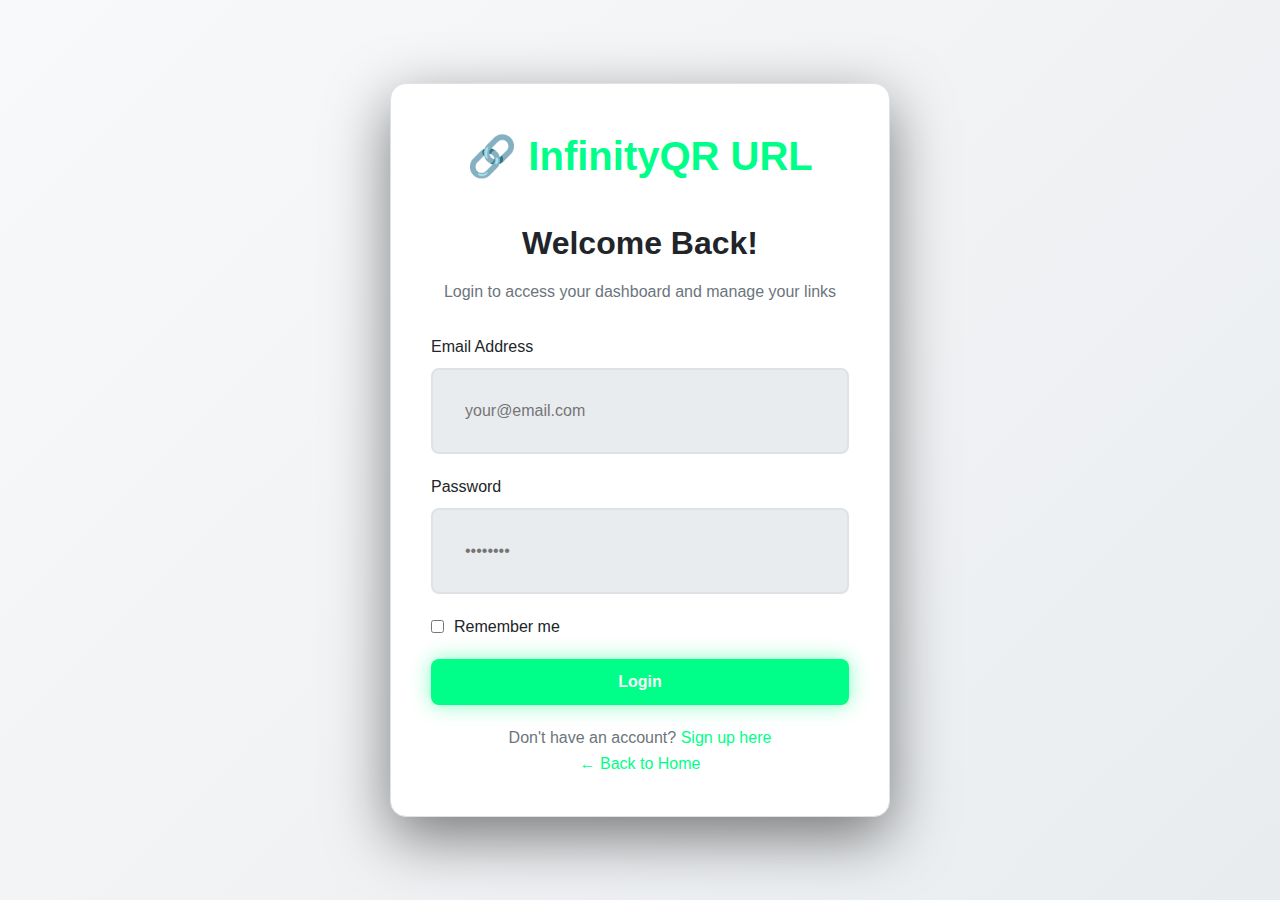
<file: login.html>
<!DOCTYPE html>
<html lang="en">
<head>
    <meta charset="UTF-8">
    <meta name="viewport" content="width=device-width, initial-scale=1.0">
    <title>Login - InfinityQR URL</title>
    <link rel="stylesheet" href="css/main.css">
    <link rel="stylesheet" href="css/responsive.css">
    <style>
        .auth-page {
            min-height: 100vh;
            display: flex;
            align-items: center;
            justify-content: center;
            background: linear-gradient(135deg, var(--primary-bg) 0%, var(--secondary-bg) 100%);
            padding: 20px;
        }

        .auth-container {
            background: var(--card-bg);
            border-radius: 16px;
            padding: 40px;
            max-width: 500px;
            width: 100%;
            box-shadow: 0 20px 60px rgba(0, 0, 0, 0.5);
            border: 1px solid var(--border-color);
        }

        .auth-header {
            text-align: center;
            margin-bottom: 30px;
        }

        .auth-header h1 {
            color: var(--text-primary);
            margin-bottom: 10px;
            font-size: 2rem;
        }

        .auth-header p {
            color: var(--text-secondary);
        }

        .form-group {
            margin-bottom: 20px;
        }

        .form-group label {
            display: block;
            color: var(--text-primary);
            margin-bottom: 8px;
            font-weight: 500;
        }

        .form-group input {
            width: 100%;
            padding: 12px 16px;
            background: var(--secondary-bg);
            border: 1px solid var(--border-color);
            border-radius: 8px;
            color: var(--text-primary);
            font-size: 16px;
            transition: all 0.3s ease;
        }

        .form-group input:focus {
            outline: none;
            border-color: var(--accent-primary);
            box-shadow: 0 0 0 3px rgba(0, 255, 136, 0.1);
        }

        .checkbox-group {
            margin-bottom: 20px;
        }

        .checkbox-group label {
            display: flex;
            align-items: center;
            color: var(--text-primary);
            cursor: pointer;
        }

        .checkbox-group input {
            margin-right: 10px;
        }

        .btn-primary {
            width: 100%;
            padding: 14px 24px;
            background: var(--accent-primary);
            color: var(--primary-bg);
            border: none;
            border-radius: 8px;
            font-size: 16px;
            font-weight: 600;
            cursor: pointer;
            transition: all 0.3s ease;
        }

        .btn-primary:hover {
            transform: translateY(-2px);
            box-shadow: 0 10px 30px rgba(0, 255, 136, 0.3);
        }

        .btn-primary:disabled {
            opacity: 0.6;
            cursor: not-allowed;
            transform: none;
        }

        .auth-footer {
            text-align: center;
            margin-top: 20px;
            color: var(--text-secondary);
        }

        .auth-footer a {
            color: var(--accent-primary);
            text-decoration: none;
        }

        .auth-footer a:hover {
            text-decoration: underline;
        }

        .error-message {
            background: rgba(255, 68, 68, 0.1);
            border: 1px solid rgba(255, 68, 68, 0.3);
            color: #ff4444;
            padding: 12px;
            border-radius: 8px;
            margin-bottom: 20px;
            text-align: center;
        }

        .success-message {
            background: rgba(0, 255, 136, 0.1);
            border: 1px solid rgba(0, 255, 136, 0.3);
            color: var(--accent-primary);
            padding: 12px;
            border-radius: 8px;
            margin-bottom: 20px;
            text-align: center;
        }

        .logo {
            text-align: center;
            margin-bottom: 30px;
            font-size: 2.5rem;
            font-weight: bold;
            color: var(--accent-primary);
        }
    </style>
</head>
<body>
    <div class="auth-page">
        <div class="auth-container">
            <div class="logo">
                🔗 InfinityQR URL
            </div>

            <div class="auth-header">
                <h1>Welcome Back!</h1>
                <p>Login to access your dashboard and manage your links</p>
            </div>

            <div id="messageContainer"></div>

            <form id="loginForm" onsubmit="handleLogin(event)">
                <div class="form-group">
                    <label for="email">Email Address</label>
                    <input type="email" id="email" name="email" required placeholder="your@email.com">
                </div>

                <div class="form-group">
                    <label for="password">Password</label>
                    <input type="password" id="password" name="password" required placeholder="••••••••">
                </div>

                <div class="checkbox-group">
                    <label>
                        <input type="checkbox" id="rememberMe">
                        Remember me
                    </label>
                </div>

                <button type="submit" class="btn-primary" id="loginBtn">
                    <span id="btnText">Login</span>
                    <span id="btnLoader" style="display: none;">Logging in...</span>
                </button>
            </form>

            <div class="auth-footer">
                <p>Don't have an account? <a href="signup.html">Sign up here</a></p>
                <p><a href="index.html">← Back to Home</a></p>
            </div>
        </div>
    </div>

    <script src="js/data-manager.js"></script>
    <script>
        // Ensure data manager is initialized
        let dataManagerReady = false;

        function waitForDataManager() {
            return new Promise((resolve) => {
                const checkManager = () => {
                    if (window.dataManager) {
                        dataManagerReady = true;
                        resolve(window.dataManager);
                    } else {
                        setTimeout(checkManager, 100);
                    }
                };
                checkManager();
            });
        }

        async function handleLogin(event) {
            event.preventDefault();

            const email = document.getElementById('email').value;
            const password = document.getElementById('password').value;
            const rememberMe = document.getElementById('rememberMe').checked;
            const submitBtn = document.getElementById('loginBtn');
            const btnText = document.getElementById('btnText');
            const btnLoader = document.getElementById('btnLoader');
            const messageContainer = document.getElementById('messageContainer');

            // Clear previous messages
            messageContainer.innerHTML = '';

            // Show loading state
            submitBtn.disabled = true;
            btnText.style.display = 'none';
            btnLoader.style.display = 'inline';

            try {
                // Wait for data manager to be ready
                if (!dataManagerReady) {
                    messageContainer.innerHTML = `
                        <div class="success-message">
                            🔧 Initializing authentication system...
                        </div>
                    `;
                    const dataManager = await waitForDataManager();
                }

                // Authenticate user using data manager
                const user = await window.dataManager.authenticateUser(email, password);

                // Store user session
                localStorage.setItem('currentUserId', user.id);
                localStorage.setItem('currentUser', JSON.stringify(user));

                // Store remember preference
                if (rememberMe) {
                    localStorage.setItem('rememberMe', 'true');
                } else {
                    localStorage.removeItem('rememberMe');
                }

                // Show success message
                messageContainer.innerHTML = `
                    <div class="success-message">
                        🎉 Welcome back, ${user.name}!
                    </div>
                `;

                // Redirect to dashboard after 1 second
                setTimeout(() => {
                    window.location.href = 'index.html?showDashboard=true';
                }, 1000);

            } catch (error) {
                console.error('Login error:', error);
                messageContainer.innerHTML = `
                    <div class="error-message">
                        ❌ ${error.message}
                    </div>
                `;
            } finally {
                // Reset button state
                submitBtn.disabled = false;
                btnText.style.display = 'inline';
                btnLoader.style.display = 'none';
            }
        }

        // Check if user is already logged in
        window.addEventListener('DOMContentLoaded', () => {
            if (dataManager.isLoggedIn()) {
                window.location.href = 'index.html?showDashboard=true';
            }

            // Auto-fill email if remembered
            const rememberMe = localStorage.getItem('rememberMe');
            if (rememberMe === 'true') {
                const currentUser = dataManager.getCurrentUser();
                if (currentUser) {
                    document.getElementById('email').value = currentUser.email;
                    document.getElementById('rememberMe').checked = true;
                }
            }
        });
    </script>
</body>
</html>
</file>
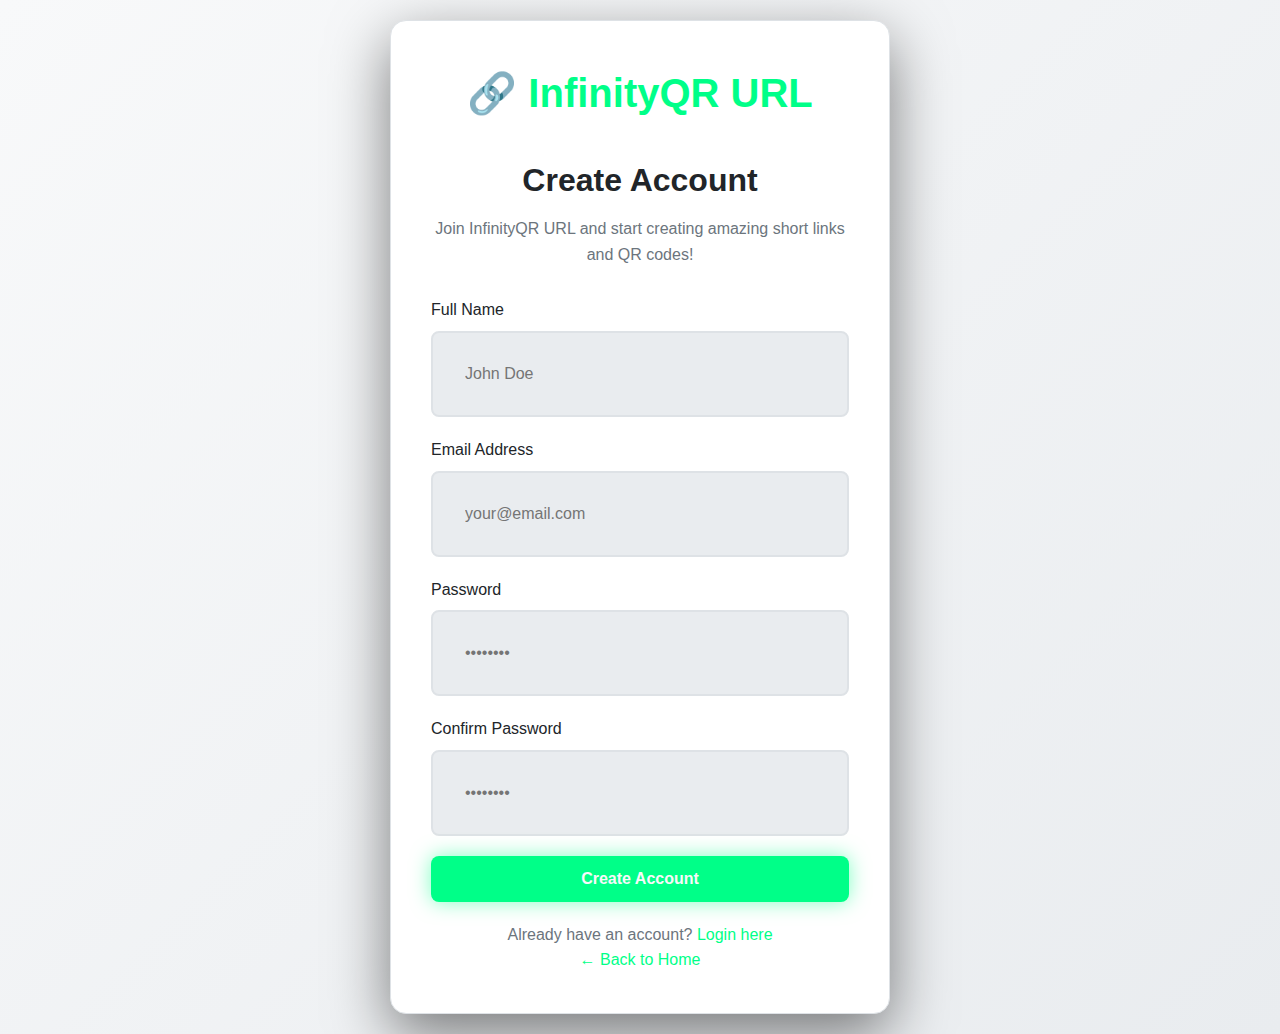
<file: signup.html>
<!DOCTYPE html>
<html lang="en">
<head>
    <meta charset="UTF-8">
    <meta name="viewport" content="width=device-width, initial-scale=1.0">
    <title>Sign Up - InfinityQR URL</title>
    <link rel="stylesheet" href="css/main.css">
    <link rel="stylesheet" href="css/responsive.css">
    <style>
        .auth-page {
            min-height: 100vh;
            display: flex;
            align-items: center;
            justify-content: center;
            background: linear-gradient(135deg, var(--primary-bg) 0%, var(--secondary-bg) 100%);
            padding: 20px;
        }

        .auth-container {
            background: var(--card-bg);
            border-radius: 16px;
            padding: 40px;
            max-width: 500px;
            width: 100%;
            box-shadow: 0 20px 60px rgba(0, 0, 0, 0.5);
            border: 1px solid var(--border-color);
        }

        .auth-header {
            text-align: center;
            margin-bottom: 30px;
        }

        .auth-header h1 {
            color: var(--text-primary);
            margin-bottom: 10px;
            font-size: 2rem;
        }

        .auth-header p {
            color: var(--text-secondary);
        }

        .form-group {
            margin-bottom: 20px;
        }

        .form-group label {
            display: block;
            color: var(--text-primary);
            margin-bottom: 8px;
            font-weight: 500;
        }

        .form-group input {
            width: 100%;
            padding: 12px 16px;
            background: var(--secondary-bg);
            border: 1px solid var(--border-color);
            border-radius: 8px;
            color: var(--text-primary);
            font-size: 16px;
            transition: all 0.3s ease;
        }

        .form-group input:focus {
            outline: none;
            border-color: var(--accent-primary);
            box-shadow: 0 0 0 3px rgba(0, 255, 136, 0.1);
        }

        .btn-primary {
            width: 100%;
            padding: 14px 24px;
            background: var(--accent-primary);
            color: var(--primary-bg);
            border: none;
            border-radius: 8px;
            font-size: 16px;
            font-weight: 600;
            cursor: pointer;
            transition: all 0.3s ease;
        }

        .btn-primary:hover {
            transform: translateY(-2px);
            box-shadow: 0 10px 30px rgba(0, 255, 136, 0.3);
        }

        .btn-primary:disabled {
            opacity: 0.6;
            cursor: not-allowed;
            transform: none;
        }

        .auth-footer {
            text-align: center;
            margin-top: 20px;
            color: var(--text-secondary);
        }

        .auth-footer a {
            color: var(--accent-primary);
            text-decoration: none;
        }

        .auth-footer a:hover {
            text-decoration: underline;
        }

        .error-message {
            background: rgba(255, 68, 68, 0.1);
            border: 1px solid rgba(255, 68, 68, 0.3);
            color: #ff4444;
            padding: 12px;
            border-radius: 8px;
            margin-bottom: 20px;
            text-align: center;
        }

        .success-message {
            background: rgba(0, 255, 136, 0.1);
            border: 1px solid rgba(0, 255, 136, 0.3);
            color: var(--accent-primary);
            padding: 12px;
            border-radius: 8px;
            margin-bottom: 20px;
            text-align: center;
        }

        .logo {
            text-align: center;
            margin-bottom: 30px;
            font-size: 2.5rem;
            font-weight: bold;
            color: var(--accent-primary);
        }
    </style>
</head>
<body>
    <div class="auth-page">
        <div class="auth-container">
            <div class="logo">
                🔗 InfinityQR URL
            </div>

            <div class="auth-header">
                <h1>Create Account</h1>
                <p>Join InfinityQR URL and start creating amazing short links and QR codes!</p>
            </div>

            <div id="messageContainer"></div>

            <form id="signupForm" onsubmit="handleSignup(event)">
                <div class="form-group">
                    <label for="name">Full Name</label>
                    <input type="text" id="name" name="name" required placeholder="John Doe">
                </div>

                <div class="form-group">
                    <label for="email">Email Address</label>
                    <input type="email" id="email" name="email" required placeholder="your@email.com">
                </div>

                <div class="form-group">
                    <label for="password">Password</label>
                    <input type="password" id="password" name="password" required placeholder="••••••••" minlength="6">
                </div>

                <div class="form-group">
                    <label for="confirmPassword">Confirm Password</label>
                    <input type="password" id="confirmPassword" name="confirmPassword" required placeholder="••••••••">
                </div>

                <button type="submit" class="btn-primary" id="signupBtn">
                    <span id="btnText">Create Account</span>
                    <span id="btnLoader" style="display: none;">Creating...</span>
                </button>
            </form>

            <div class="auth-footer">
                <p>Already have an account? <a href="login.html">Login here</a></p>
                <p><a href="index.html">← Back to Home</a></p>
            </div>
        </div>
    </div>

    <script src="js/data-manager.js"></script>
    <script>
        async function handleSignup(event) {
            event.preventDefault();

            const name = document.getElementById('name').value;
            const email = document.getElementById('email').value;
            const password = document.getElementById('password').value;
            const confirmPassword = document.getElementById('confirmPassword').value;
            const submitBtn = document.getElementById('signupBtn');
            const btnText = document.getElementById('btnText');
            const btnLoader = document.getElementById('btnLoader');
            const messageContainer = document.getElementById('messageContainer');

            // Clear previous messages
            messageContainer.innerHTML = '';

            // Validate passwords match
            if (password !== confirmPassword) {
                messageContainer.innerHTML = '<div class="error-message">Passwords do not match!</div>';
                return;
            }

            // Show loading state
            submitBtn.disabled = true;
            btnText.style.display = 'none';
            btnLoader.style.display = 'inline';

            try {
                // Wait a moment for data manager to be ready
                await new Promise(resolve => setTimeout(resolve, 500));

                // Create user using data manager
                const userData = { name, email, password };
                const user = await window.dataManager.createUser(userData);

                // Store current user session
                localStorage.setItem('currentUserId', user.id);
                localStorage.setItem('currentUser', JSON.stringify(user));

                // Show success message
                messageContainer.innerHTML = `
                    <div class="success-message">
                        🎉 Account created successfully! Welcome, ${user.name}!
                    </div>
                `;

                // Redirect to dashboard after 2 seconds
                setTimeout(() => {
                    window.location.href = 'index.html?showDashboard=true';
                }, 2000);

            } catch (error) {
                console.error('Signup error:', error);
                messageContainer.innerHTML = `
                    <div class="error-message">
                        ❌ ${error.message}
                    </div>
                `;
            } finally {
                // Reset button state
                submitBtn.disabled = false;
                btnText.style.display = 'inline';
                btnLoader.style.display = 'none';
            }
        }

        // Check if user is already logged in
        window.addEventListener('DOMContentLoaded', () => {
            // Check after data manager loads
            setTimeout(() => {
                if (window.dataManager && window.dataManager.isLoggedIn()) {
                    window.location.href = 'index.html?showDashboard=true';
                    return;
                }
            }, 1000);
        });
    </script>
</body>
</html>
</file>
<file: css/responsive.css>
/* Responsive Design */

/* Large Desktop (1200px+) */
@media (min-width: 1200px) {
    .hero-title {
        font-size: 3.5rem;
    }

    .hero-subtitle {
        font-size: 1.3rem;
    }

    .section-header h2 {
        font-size: 3rem;
    }

    /* Show sidebar ads on large desktop */
    .ad-sidebar-1,
    .ad-sidebar-2 {
        display: block;
        position: fixed;
        right: 20px;
        width: 728px;
        z-index: 100;
    }

    .ad-sidebar-1 {
        top: 200px;
    }

    .ad-sidebar-2 {
        top: 300px;
    }

    .main-content {
        margin-right: 768px; /* Make space for sidebar ads */
    }

    .container {
        max-width: 1000px; /* Reduce width to accommodate sidebar */
    }
}

/* Desktop (1024px - 1199px) */
@media (min-width: 1024px) and (max-width: 1199px) {
    .hero-title {
        font-size: 3rem;
    }

    .section-header h2 {
        font-size: 2.5rem;
    }

    .features-grid {
        grid-template-columns: repeat(2, 1fr);
    }
}

/* Tablet (768px - 1023px) */
@media (max-width: 1023px) {
    .hero-title {
        font-size: 2.5rem;
    }

    .hero-subtitle {
        font-size: 1.1rem;
    }

    .section-header h2 {
        font-size: 2rem;
    }

    .nav-menu {
        position: fixed;
        left: -100%;
        top: 70px;
        flex-direction: column;
        background: var(--card-bg);
        width: 100%;
        text-align: center;
        transition: 0.3s;
        box-shadow: 0 10px 27px rgba(0, 0, 0, 0.05);
        padding: var(--spacing-lg) 0;
        border-bottom: 1px solid var(--border-color);
    }

    .nav-menu.active {
        left: 0;
    }

    .nav-menu li {
        margin: var(--spacing-sm) 0;
    }

    .nav-toggle {
        display: flex;
    }

    .nav-toggle.active .bar:nth-child(2) {
        opacity: 0;
    }

    .nav-toggle.active .bar:nth-child(1) {
        transform: translateY(8px) rotate(45deg);
    }

    .nav-toggle.active .bar:nth-child(3) {
        transform: translateY(-8px) rotate(-45deg);
    }

    .input-group {
        gap: var(--spacing-sm);
    }

    .qr-options {
        flex-direction: column;
    }

    .short-url-display,
    .qr-display {
        flex-direction: column;
        align-items: stretch;
    }

    .qr-actions {
        flex-direction: row;
        justify-content: center;
    }

    .qr-display img {
        max-width: 150px;
        margin: 0 auto;
    }

    .features-grid {
        grid-template-columns: 1fr;
        gap: var(--spacing-md);
    }

    .footer-content {
        grid-template-columns: repeat(2, 1fr);
        gap: var(--spacing-md);
    }

    .modal-content {
        margin: 20% auto;
        padding: var(--spacing-md);
    }
}

/* Mobile (320px - 767px) */
@media (max-width: 767px) {
    .container {
        padding: 0 var(--spacing-xs);
    }

    .hero {
        padding: calc(80px + var(--spacing-lg)) 0 var(--spacing-lg);
    }

    .hero-title {
        font-size: 2rem;
        line-height: 1.3;
    }

    .hero-subtitle {
        font-size: 1rem;
    }

    .section-header h2 {
        font-size: 1.8rem;
    }

    .section-header p {
        font-size: 1rem;
    }

    section {
        padding: var(--spacing-lg) 0;
    }

    .url-shortener-section,
    .qr-generator-section {
        padding: var(--spacing-md);
        margin: var(--spacing-sm) auto;
    }

    .nav-container {
        padding: 0 var(--spacing-xs);
    }

    .nav-logo h1 {
        font-size: 1.2rem;
    }

    .btn {
        padding: var(--spacing-xs) var(--spacing-sm);
        font-size: 0.9rem;
    }

    .btn-large {
        padding: var(--spacing-sm) var(--spacing-md);
        font-size: 1rem;
    }

    .url-input,
    .alias-input {
        padding: var(--spacing-sm);
        font-size: 1rem;
    }

    .size-select,
    .format-select {
        padding: var(--spacing-sm);
    }

    .result-container {
        padding: var(--spacing-md);
    }

    .short-url-display {
        flex-direction: column;
        gap: var(--spacing-xs);
    }

    .short-url-display input {
        min-width: auto;
        font-size: 0.9rem;
    }

    .url-stats {
        flex-direction: column;
        gap: var(--spacing-xs);
        font-size: 0.8rem;
    }

    .qr-display img {
        max-width: 120px;
    }

    .qr-actions {
        flex-direction: column;
        gap: var(--spacing-xs);
    }

    .history-item {
        flex-direction: column;
        align-items: flex-start;
        gap: var(--spacing-xs);
    }

    .feature-card {
        padding: var(--spacing-md);
    }

    .feature-icon {
        font-size: 2rem;
    }

    .feature-card h3 {
        font-size: 1.1rem;
    }

    .footer-content {
        grid-template-columns: 1fr;
        gap: var(--spacing-md);
        text-align: center;
    }

    .social-links {
        justify-content: center;
    }

    .modal-content {
        width: 95%;
        margin: 30% auto;
        padding: var(--spacing-sm);
    }

    .modal h2 {
        font-size: 1.5rem;
        margin-bottom: var(--spacing-md);
    }

    .message-container {
        position: fixed;
        top: 80px;
        left: 10px;
        right: 10px;
        max-width: none;
    }

    .message {
        font-size: 0.9rem;
        padding: var(--spacing-sm);
    }

    /* Ad placements for mobile */
    .ad-container {
        margin: var(--spacing-md) auto;
    }

    .ad-placeholder {
        padding: var(--spacing-sm);
        font-size: 0.9rem;
    }

    /* Hide some ads on mobile to save space */
    .ad-sidebar-1,
    .ad-sidebar-2,
    .ad-footer-2 {
        display: none !important;
    }
}

/* Small Mobile (320px - 374px) */
@media (max-width: 374px) {
    .hero-title {
        font-size: 1.8rem;
    }

    .section-header h2 {
        font-size: 1.6rem;
    }

    .nav-logo h1 {
        font-size: 1rem;
    }

    .btn {
        padding: 8px 12px;
        font-size: 0.8rem;
    }

    .modal-content {
        margin: 40% auto;
        padding: 1rem;
    }

    .form-group input {
        padding: 0.8rem;
        font-size: 0.9rem;
    }
}

/* High DPI Displays */
@media (-webkit-min-device-pixel-ratio: 2), (min-resolution: 192dpi) {
    .hero-title,
    .section-header h2 {
        text-shadow: 0 0 1px rgba(0, 0, 0, 0.1);
    }
}

/* Reduced Motion */
@media (prefers-reduced-motion: reduce) {
    *,
    *::before,
    *::after {
        animation-duration: 0.01ms !important;
        animation-iteration-count: 1 !important;
        transition-duration: 0.01ms !important;
    }

    .btn:hover {
        transform: none;
    }

    .feature-card:hover {
        transform: none;
    }
}

/* Dark Mode Preference */
@media (prefers-color-scheme: dark) {
    /* Already optimized for dark mode */
}

/* Light Mode Preference (fallback) */
@media (prefers-color-scheme: light) {
    :root {
        --primary-bg: #f8f9fa;
        --secondary-bg: #e9ecef;
        --card-bg: #ffffff;
        --text-primary: #212529;
        --text-secondary: #6c757d;
        --border-color: #dee2e6;
    }

    .modal-close:hover {
        color: var(--text-primary);
    }
}

/* Landscape Mobile */
@media (max-width: 767px) and (orientation: landscape) {
    .hero {
        padding: calc(80px + var(--spacing-md)) 0 var(--spacing-md);
    }

    .hero-title {
        font-size: 1.8rem;
    }

    .section-header h2 {
        font-size: 1.6rem;
    }

    .modal-content {
        margin: 10% auto;
    }
}

/* Print Styles */
@media print {
    .header,
    .nav,
    .ad-container,
    .modal,
    .message-container,
    .btn {
        display: none !important;
    }

    body {
        background: white !important;
        color: black !important;
    }

    .hero {
        padding: 1rem 0;
    }

    .section-header h2 {
        color: black !important;
    }

    .result-container {
        border: 1px solid #ccc !important;
        background: white !important;
    }
}
</file>
<file: css/main.css>
/* Reset and Base Styles */
* {
    margin: 0;
    padding: 0;
    box-sizing: border-box;
}

:root {
    /* Color Scheme */
    --primary-bg: #0a0a0a;
    --secondary-bg: #1a1a1a;
    --card-bg: #252525;
    --accent-primary: #00ff88;
    --accent-secondary: #00ccff;
    --text-primary: #ffffff;
    --text-secondary: #cccccc;
    --border-color: #333333;
    --error-color: #ff4444;
    --success-color: #44ff44;
    --warning-color: #ffaa44;

    /* Typography */
    --font-family: 'Inter', Arial, sans-serif;
    --font-weight-normal: 400;
    --font-weight-medium: 500;
    --font-weight-semibold: 600;
    --font-weight-bold: 700;

    /* Spacing */
    --spacing-xs: 0.5rem;
    --spacing-sm: 1rem;
    --spacing-md: 2rem;
    --spacing-lg: 3rem;
    --spacing-xl: 4rem;

    /* Effects */
    --neon-glow: 0 0 20px rgba(0, 255, 136, 0.5);
    --neon-glow-hover: 0 0 30px rgba(0, 255, 136, 0.8);
    --transition-smooth: all 0.3s ease;
}

body {
    font-family: var(--font-family);
    font-weight: var(--font-weight-normal);
    background: linear-gradient(135deg, var(--primary-bg) 0%, var(--secondary-bg) 100%);
    color: var(--text-primary);
    line-height: 1.6;
    min-height: 100vh;
}

/* Container */
.container {
    max-width: 1200px;
    margin: 0 auto;
    padding: 0 var(--spacing-sm);
}

/* Header & Navigation */
.header {
    background: rgba(10, 10, 10, 0.95);
    backdrop-filter: blur(10px);
    position: fixed;
    top: 0;
    width: 100%;
    z-index: 1000;
    border-bottom: 1px solid var(--border-color);
}

.nav {
    padding: var(--spacing-sm) 0;
}

.nav-container {
    display: flex;
    justify-content: space-between;
    align-items: center;
    max-width: 1200px;
    margin: 0 auto;
    padding: 0 var(--spacing-sm);
}

.nav-logo h1 {
    font-size: 1.5rem;
    font-weight: var(--font-weight-bold);
    background: linear-gradient(45deg, var(--accent-primary), var(--accent-secondary));
    -webkit-background-clip: text;
    -webkit-text-fill-color: transparent;
    background-clip: text;
}

.nav-menu {
    display: flex;
    list-style: none;
    align-items: center;
    gap: var(--spacing-md);
}

.nav-link {
    color: var(--text-secondary);
    text-decoration: none;
    font-weight: var(--font-weight-medium);
    transition: var(--transition-smooth);
    padding: var(--spacing-xs) var(--spacing-sm);
    border-radius: 8px;
}

.nav-link:hover {
    color: var(--accent-primary);
    text-shadow: var(--neon-glow);
}

.nav-toggle {
    display: none;
    flex-direction: column;
    cursor: pointer;
}

.nav-toggle .bar {
    width: 25px;
    height: 3px;
    background: var(--text-primary);
    margin: 3px 0;
    transition: var(--transition-smooth);
    border-radius: 2px;
}

/* Buttons */
.btn {
    padding: var(--spacing-xs) var(--spacing-md);
    border: none;
    border-radius: 8px;
    font-family: var(--font-family);
    font-weight: var(--font-weight-medium);
    cursor: pointer;
    transition: var(--transition-smooth);
    text-decoration: none;
    display: inline-flex;
    align-items: center;
    justify-content: center;
    gap: var(--spacing-xs);
    position: relative;
    overflow: hidden;
}

.btn-primary {
    background: linear-gradient(45deg, var(--accent-primary), var(--accent-secondary));
    color: var(--primary-bg);
    font-weight: var(--font-weight-semibold);
    box-shadow: var(--neon-glow);
}

.btn-primary:hover {
    box-shadow: var(--neon-glow-hover);
    transform: translateY(-2px);
}

.btn-secondary {
    background: transparent;
    color: var(--accent-secondary);
    border: 2px solid var(--accent-secondary);
}

.btn-secondary:hover {
    background: var(--accent-secondary);
    color: var(--primary-bg);
    box-shadow: 0 0 15px rgba(0, 204, 255, 0.5);
}

.btn-large {
    padding: var(--spacing-sm) var(--spacing-lg);
    font-size: 1.1rem;
}

.btn-full {
    width: 100%;
    justify-content: center;
}

.btn-loader {
    display: none;
}

.btn.loading .btn-text {
    display: none;
}

.btn.loading .btn-loader {
    display: inline;
}

/* Hero Section */
.hero {
    padding: calc(80px + var(--spacing-xl)) 0 var(--spacing-xl);
    text-align: center;
    background: radial-gradient(ellipse at center, rgba(0, 255, 136, 0.1) 0%, transparent 70%);
}

.hero-title {
    font-size: 3rem;
    font-weight: var(--font-weight-bold);
    margin-bottom: var(--spacing-md);
    background: linear-gradient(45deg, var(--text-primary), var(--accent-primary));
    -webkit-background-clip: text;
    -webkit-text-fill-color: transparent;
    background-clip: text;
    line-height: 1.2;
}

.hero-subtitle {
    font-size: 1.2rem;
    color: var(--text-secondary);
    max-width: 600px;
    margin: 0 auto;
}

/* Sections */
section {
    padding: var(--spacing-xl) 0;
}

.section-header {
    text-align: center;
    margin-bottom: var(--spacing-lg);
}

.section-header h2 {
    font-size: 2.5rem;
    font-weight: var(--font-weight-bold);
    margin-bottom: var(--spacing-sm);
    color: var(--text-primary);
}

.section-header p {
    font-size: 1.1rem;
    color: var(--text-secondary);
    max-width: 500px;
    margin: 0 auto;
}

/* URL Shortener Section */
.url-shortener-section,
.qr-generator-section {
    background: rgba(26, 26, 26, 0.5);
    border-radius: 16px;
    margin: var(--spacing-md) auto;
    padding: var(--spacing-lg);
    max-width: 800px;
    border: 1px solid var(--border-color);
}

.input-group {
    display: flex;
    flex-direction: column;
    gap: var(--spacing-md);
    margin-bottom: var(--spacing-lg);
}

.url-input,
.alias-input {
    padding: var(--spacing-md);
    border: 2px solid var(--border-color);
    border-radius: 12px;
    background: var(--card-bg);
    color: var(--text-primary);
    font-family: var(--font-family);
    font-size: 1rem;
    transition: var(--transition-smooth);
}

.url-input:focus,
.alias-input:focus {
    outline: none;
    border-color: var(--accent-primary);
    box-shadow: 0 0 15px rgba(0, 255, 136, 0.3);
}

.qr-options {
    display: flex;
    gap: var(--spacing-sm);
}

.size-select,
.format-select {
    flex: 1;
    padding: var(--spacing-md);
    border: 2px solid var(--border-color);
    border-radius: 12px;
    background: var(--card-bg);
    color: var(--text-primary);
    font-family: var(--font-family);
    cursor: pointer;
}

/* Result Container */
.result-container {
    background: var(--card-bg);
    border: 1px solid var(--border-color);
    border-radius: 12px;
    padding: var(--spacing-lg);
    margin-top: var(--spacing-md);
    animation: slideInUp 0.3s ease;
}

.short-url-display,
.qr-display {
    display: flex;
    align-items: center;
    gap: var(--spacing-sm);
    flex-wrap: wrap;
}

.short-url-display input {
    flex: 1;
    min-width: 200px;
    padding: var(--spacing-sm);
    border: 1px solid var(--border-color);
    border-radius: 8px;
    background: var(--secondary-bg);
    color: var(--text-primary);
    font-family: monospace;
}

.url-stats {
    display: flex;
    gap: var(--spacing-md);
    margin-top: var(--spacing-sm);
    font-size: 0.9rem;
    color: var(--text-secondary);
}

.qr-display img {
    max-width: 200px;
    height: auto;
    border-radius: 8px;
    background: white;
    padding: var(--spacing-xs);
}

.qr-actions {
    display: flex;
    flex-direction: column;
    gap: var(--spacing-xs);
}

/* History */
.url-history,
.qr-history {
    margin-top: var(--spacing-lg);
    padding-top: var(--spacing-lg);
    border-top: 1px solid var(--border-color);
}

.history-list {
    display: grid;
    gap: var(--spacing-sm);
}

.history-item {
    background: var(--card-bg);
    border: 1px solid var(--border-color);
    border-radius: 8px;
    padding: var(--spacing-md);
    display: flex;
    justify-content: space-between;
    align-items: center;
    transition: var(--transition-smooth);
}

.history-item:hover {
    border-color: var(--accent-primary);
    box-shadow: 0 0 10px rgba(0, 255, 136, 0.2);
}

.no-history {
    text-align: center;
    color: var(--text-secondary);
    font-style: italic;
    padding: var(--spacing-md);
}

/* Features Grid */
.features-grid {
    display: grid;
    grid-template-columns: repeat(auto-fit, minmax(250px, 1fr));
    gap: var(--spacing-lg);
    margin-top: var(--spacing-lg);
}

.feature-card {
    background: var(--card-bg);
    border: 1px solid var(--border-color);
    border-radius: 16px;
    padding: var(--spacing-lg);
    text-align: center;
    transition: var(--transition-smooth);
}

.feature-card:hover {
    transform: translateY(-5px);
    border-color: var(--accent-primary);
    box-shadow: 0 10px 30px rgba(0, 255, 136, 0.2);
}

.feature-icon {
    font-size: 3rem;
    margin-bottom: var(--spacing-md);
    display: block;
}

.feature-card h3 {
    font-size: 1.3rem;
    margin-bottom: var(--spacing-sm);
    color: var(--accent-primary);
}

/* Ad Containers */
.ad-container {
    margin: var(--spacing-lg) auto;
    text-align: center;
    max-width: 728px;
}

.ad-placeholder {
    background: var(--card-bg);
    border: 2px dashed var(--border-color);
    border-radius: 8px;
    padding: var(--spacing-md);
    color: var(--text-secondary);
    font-style: italic;
}

.ad-header {
    margin-top: var(--spacing-md);
}

.ad-content-1,
.ad-content-2 {
    margin: var(--spacing-xl) auto;
}

.ad-sidebar-1,
.ad-sidebar-2 {
    display: none; /* Hidden by default, shown on desktop */
}

/* Footer */
.footer {
    background: var(--primary-bg);
    border-top: 1px solid var(--border-color);
    margin-top: var(--spacing-xl);
}

.footer-content {
    display: grid;
    grid-template-columns: repeat(auto-fit, minmax(250px, 1fr));
    gap: var(--spacing-lg);
    padding: var(--spacing-lg) 0;
}

.footer-section h3,
.footer-section h4 {
    color: var(--accent-primary);
    margin-bottom: var(--spacing-sm);
}

.footer-section ul {
    list-style: none;
}

.footer-section ul li {
    margin-bottom: var(--spacing-xs);
}

.footer-section a {
    color: var(--text-secondary);
    text-decoration: none;
    transition: var(--transition-smooth);
}

.footer-section a:hover {
    color: var(--accent-primary);
}

.social-links {
    display: flex;
    gap: var(--spacing-md);
}

.social-links a {
    width: 40px;
    height: 40px;
    border: 1px solid var(--border-color);
    border-radius: 50%;
    display: flex;
    align-items: center;
    justify-content: center;
    text-decoration: none;
    color: var(--text-secondary);
    transition: var(--transition-smooth);
}

.social-links a:hover {
    border-color: var(--accent-primary);
    color: var(--accent-primary);
    box-shadow: var(--neon-glow);
}

.footer-bottom {
    text-align: center;
    padding: var(--spacing-md) 0;
    border-top: 1px solid var(--border-color);
    color: var(--text-secondary);
}

/* Modal */
.modal {
    display: none;
    position: fixed;
    z-index: 2000;
    left: 0;
    top: 0;
    width: 100%;
    height: 100%;
    background: rgba(0, 0, 0, 0.8);
    backdrop-filter: blur(5px);
}

.modal-content {
    background: var(--card-bg);
    margin: 10% auto;
    padding: var(--spacing-lg);
    border: 1px solid var(--border-color);
    border-radius: 16px;
    width: 90%;
    max-width: 500px;
    position: relative;
    animation: modalSlideIn 0.3s ease;
}

.modal-close {
    position: absolute;
    right: var(--spacing-md);
    top: var(--spacing-md);
    font-size: 2rem;
    cursor: pointer;
    color: var(--text-secondary);
    transition: var(--transition-smooth);
}

.modal-close:hover {
    color: var(--text-primary);
}

.modal h2 {
    margin-bottom: var(--spacing-lg);
    text-align: center;
    color: var(--accent-primary);
}

/* Forms */
.form-group {
    margin-bottom: var(--spacing-md);
}

.form-group label {
    display: block;
    margin-bottom: var(--spacing-xs);
    color: var(--text-primary);
    font-weight: var(--font-weight-medium);
}

.form-group input[type="email"],
.form-group input[type="password"],
.form-group input[type="text"] {
    width: 100%;
    padding: var(--spacing-md);
    border: 2px solid var(--border-color);
    border-radius: 8px;
    background: var(--secondary-bg);
    color: var(--text-primary);
    font-family: var(--font-family);
    transition: var(--transition-smooth);
}

.form-group input:focus {
    outline: none;
    border-color: var(--accent-primary);
    box-shadow: 0 0 10px rgba(0, 255, 136, 0.3);
}

.checkbox-label {
    display: flex;
    align-items: center;
    gap: var(--spacing-xs);
    cursor: pointer;
    color: var(--text-secondary);
}

.checkbox-label input[type="checkbox"] {
    width: auto;
}

.auth-switch {
    text-align: center;
    margin-top: var(--spacing-md);
    color: var(--text-secondary);
}

.auth-switch a {
    color: var(--accent-primary);
    text-decoration: none;
}

.auth-switch a:hover {
    text-decoration: underline;
}

/* Messages */
.message-container {
    position: fixed;
    top: 100px;
    right: 20px;
    z-index: 3000;
    max-width: 400px;
}

.message {
    background: var(--card-bg);
    border: 1px solid var(--border-color);
    border-radius: 8px;
    padding: var(--spacing-md);
    margin-bottom: var(--spacing-sm);
    animation: slideInRight 0.3s ease;
    display: flex;
    align-items: center;
    gap: var(--spacing-xs);
}

.message.success {
    border-color: var(--success-color);
    color: var(--success-color);
}

.message.error {
    border-color: var(--error-color);
    color: var(--error-color);
}

.message.warning {
    border-color: var(--warning-color);
    color: var(--warning-color);
}

/* Loading States */
.loading {
    opacity: 0.7;
    pointer-events: none;
}

/* Utility Classes */
.text-center {
    text-align: center;
}

.hidden {
    display: none !important;
}

.fade-in {
    animation: fadeIn 0.3s ease;
}

.slide-in-up {
    animation: slideInUp 0.3s ease;
}

.slide-in-right {
    animation: slideInRight 0.3s ease;
}
</file>
